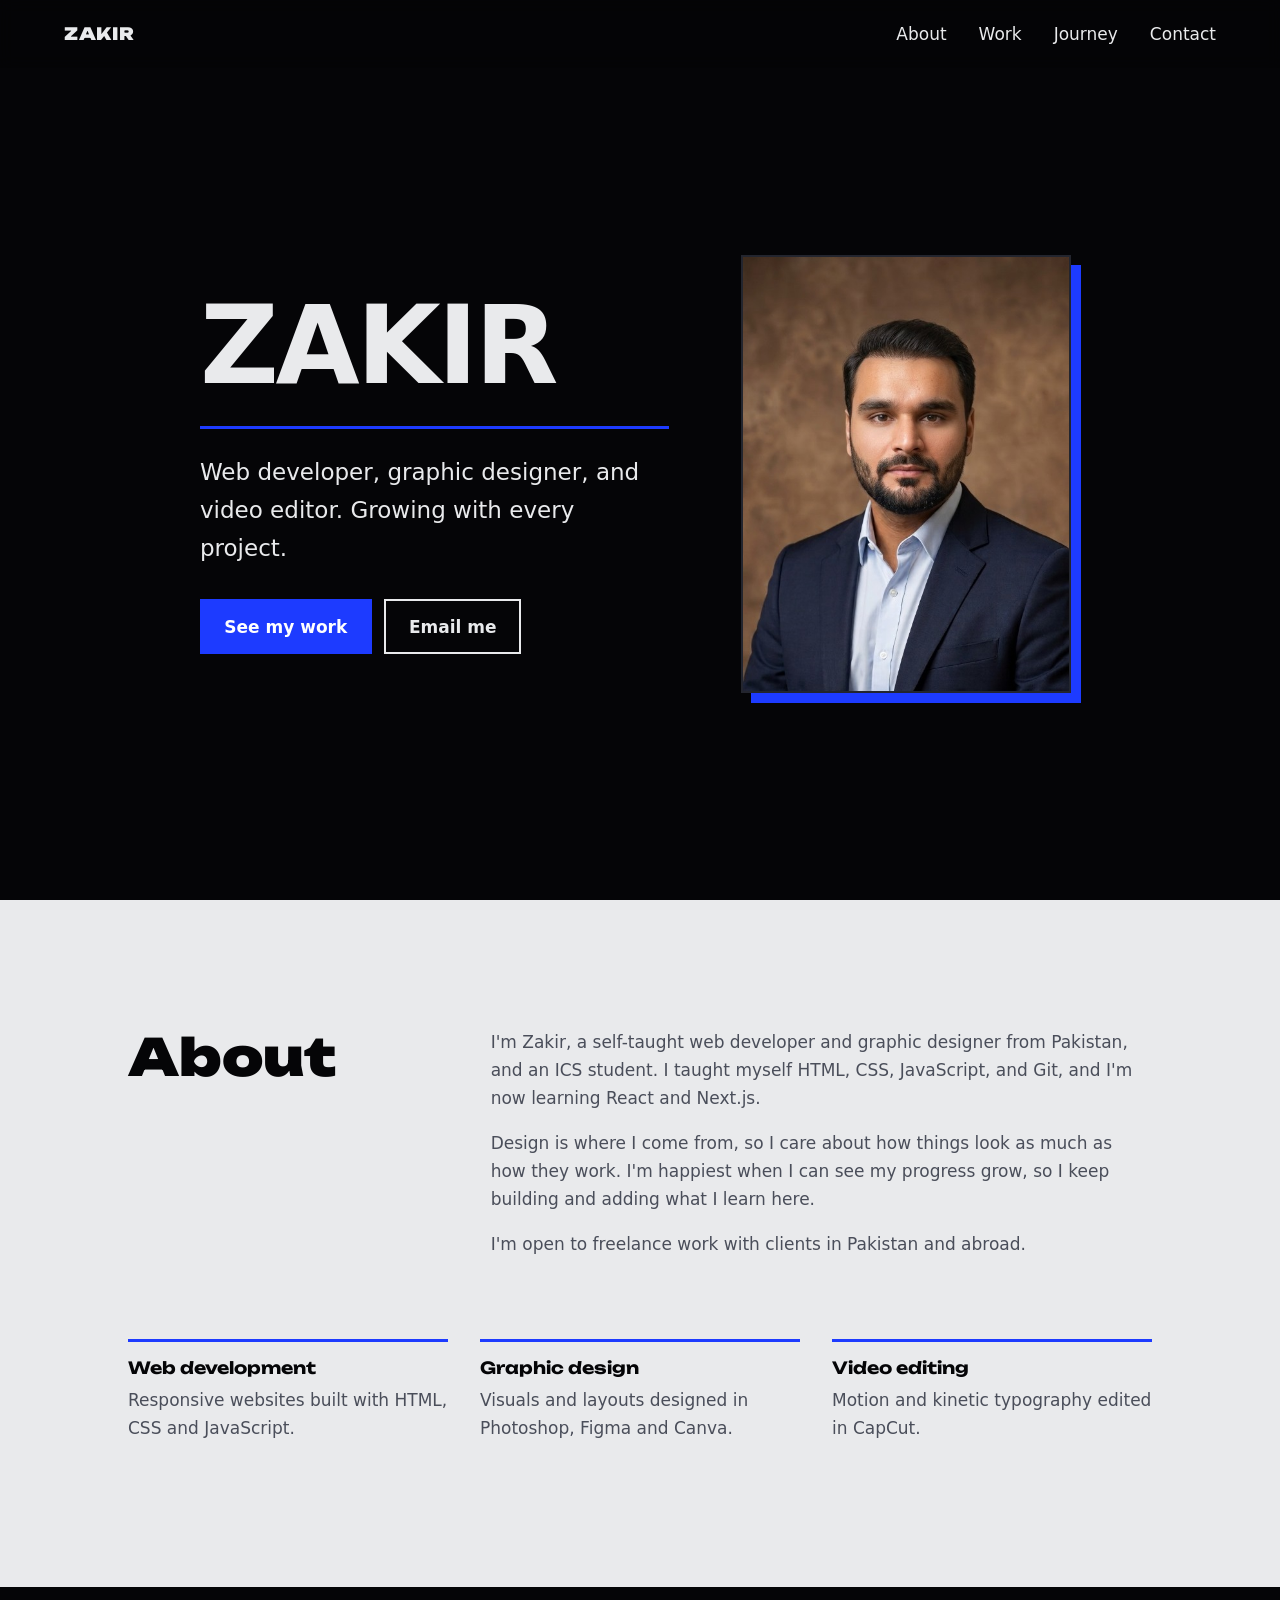
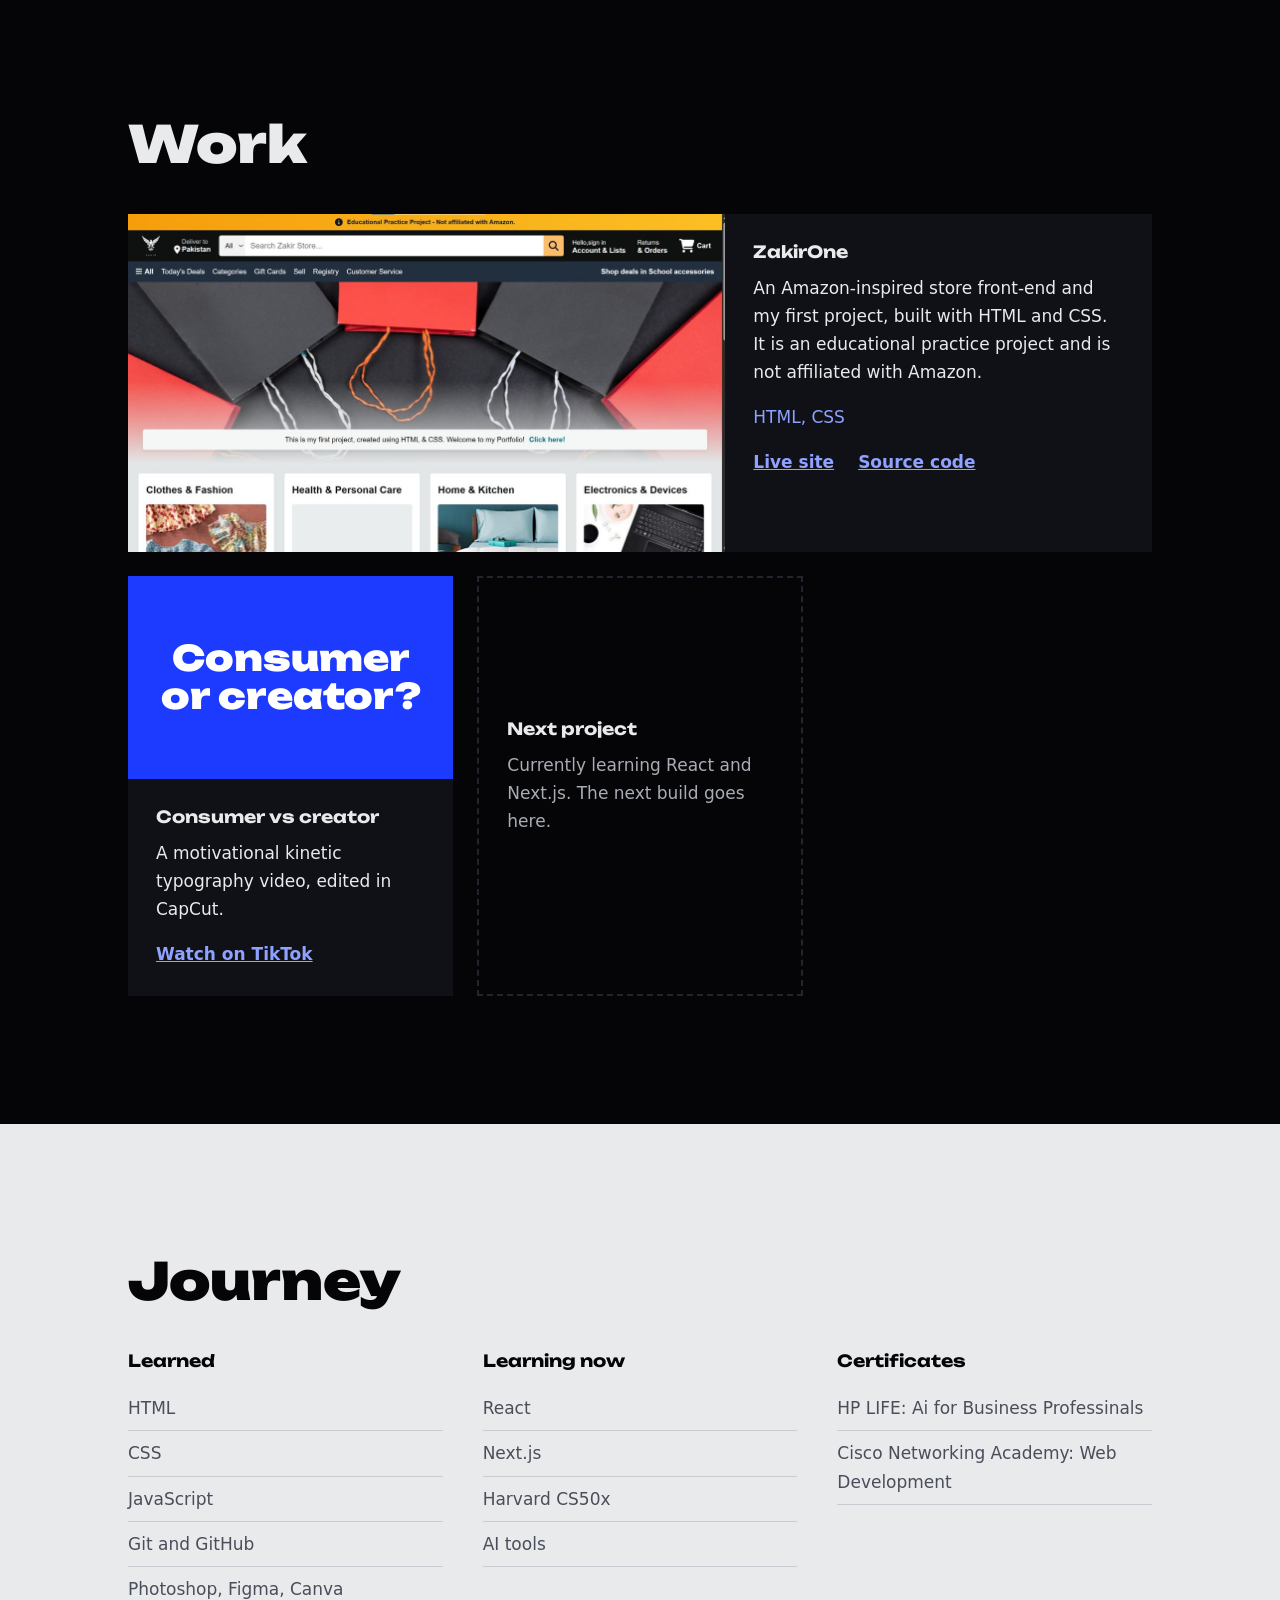
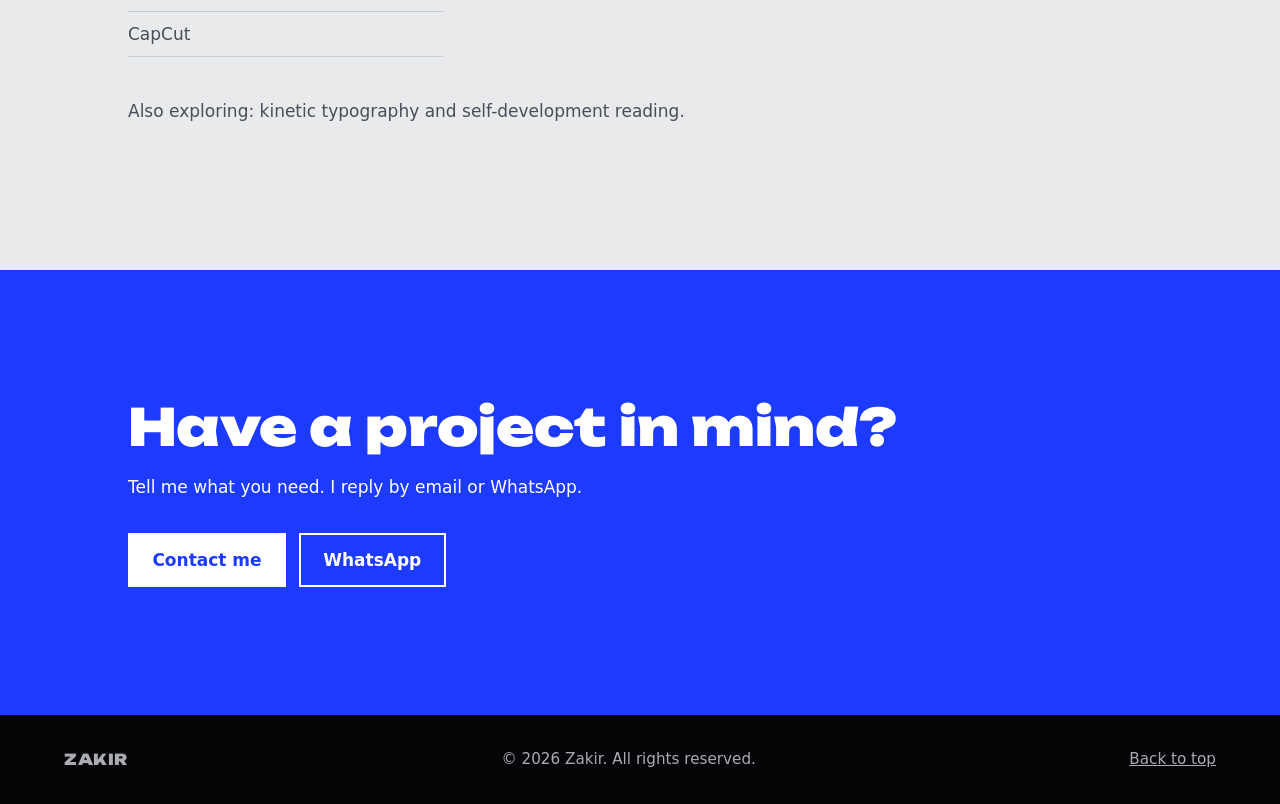
<file: index.html>
<!DOCTYPE html>
<html lang="en">
<head>
<meta charset="utf-8">
<meta name="viewport" content="width=device-width, initial-scale=1">
<title>Zakir | Web developer, graphic designer, video editor</title>
<meta name="description" content="Portfolio of Zakir, a self-taught web developer, graphic designer and video editor from Pakistan.">
<link rel="preload" href="assets/fonts/unbounded-900.woff2" as="font" type="font/woff2" crossorigin>
<link rel="stylesheet" href="style.css">
</head>
<body>

<header class="nav">
  <a class="logo" href="#top" aria-label="Zakir, back to top">ZAKIR</a>
  <button class="menu-btn" aria-expanded="false" aria-controls="menu">Menu</button>
  <nav id="menu" class="menu" aria-label="Main">
    <a href="#about">About</a>
    <a href="#work">Work</a>
    <a href="#journey">Journey</a>
    <a href="#contact">Contact</a>
  </nav>
</header>

<main id="top">

<section class="hero">
  <div class="wrap hero-wrap">
    <div class="hero-left">
      <h1 class="wordmark" aria-label="Zakir">
        <span aria-hidden="true" style="--i:0">Z</span><span aria-hidden="true" style="--i:1">A</span><span aria-hidden="true" style="--i:2">K</span><span aria-hidden="true" style="--i:3">I</span><span aria-hidden="true" style="--i:4">R</span>
      </h1>
      <div class="hero-line"></div>
      <p class="headline">Web developer, graphic designer, and video editor. Growing with every project.</p>
      <div class="actions">
        <a class="btn btn-blue" href="#work">See my work</a>
        <a class="btn btn-line" href="mailto:zaakirshah57@gmail.com">Email me</a>
      </div>
    </div>
    <div class="hero-right">
      <div class="hero-frame">
        <img src="assets/zakir.jpg" width="506" height="675" alt="Portrait of Zakir, web developer, graphic designer, and video editor" class="hero-image" fetchpriority="high">
      </div>
    </div>
  </div>
</section>

<section class="light" id="about">
  <div class="wrap two">
    <h2>About</h2>
    <div class="prose">
      <!-- EDIT: your intro text lives here -->
      <p>I'm Zakir, a self-taught web developer and graphic designer from Pakistan, and an ICS student. I taught myself HTML, CSS, JavaScript, and Git, and I'm now learning React and Next.js.</p>
      <p>Design is where I come from, so I care about how things look as much as how they work. I'm happiest when I can see my progress grow, so I keep building and adding what I learn here.</p>
      <p>I'm open to freelance work with clients in Pakistan and abroad.</p>
    </div>
  </div>
  <div class="wrap services">
    <div><h3>Web development</h3><p>Responsive websites built with HTML, CSS and JavaScript.</p></div>
    <div><h3>Graphic design</h3><p>Visuals and layouts designed in Photoshop, Figma and Canva.</p></div>
    <div><h3>Video editing</h3><p>Motion and kinetic typography edited in CapCut.</p></div>
  </div>
</section>

<section class="dark" id="work">
  <div class="wrap">
    <h2>Work</h2>
    <div class="work-grid">

      <!-- PROJECT CARD: copy this block to add a project -->
      <article class="project big">
        <img src="assets/zakirone.jpg" width="1200" height="679" loading="lazy" alt="Home page of ZakirOne, a store front-end with a search bar, category menu and product category cards">
        <div class="project-body">
          <h3>ZakirOne</h3>
          <p>An Amazon-inspired store front-end and my first project, built with HTML and CSS. It is an educational practice project and is not affiliated with Amazon.</p>
          <p class="tags">HTML, CSS</p>
          <p class="links"><a href="https://zakir-shah-tech.github.io/ZakirOne/">Live site</a><a href="https://github.com/zakir-shah-tech/ZakirOne">Source code</a></p>
        </div>
      </article>

      <article class="project">
        <!-- REPLACE the poster with a real frame: <img src="assets/video.jpg" alt="..."> -->
        <div class="poster" aria-hidden="true">Consumer<br>or creator?</div>
        <div class="project-body">
          <h3>Consumer vs creator</h3>
          <p>A motivational kinetic typography video, edited in CapCut.</p>
          <p class="links"><a href="https://www.tiktok.com/@zakirshah07/video/7675371631296154900">Watch on TikTok</a></p>
        </div>
      </article>

      <article class="project empty">
        <div class="project-body"><h3>Next project</h3><p>Currently learning React and Next.js. The next build goes here.</p></div>
      </article>

    </div>
  </div>
</section>

<section class="light" id="journey">
  <div class="wrap">
    <h2>Journey</h2>
    <div class="journey">
      <div>
        <h3>Learned</h3>
        <ul><li>HTML</li><li>CSS</li><li>JavaScript</li><li>Git and GitHub</li><li>Photoshop, Figma, Canva</li><li>CapCut</li></ul>
      </div>
      <div>
        <h3>Learning now</h3>
        <ul><li>React</li><li>Next.js</li><li>Harvard CS50x</li><li>AI tools</li></ul>
      </div>
      <div>
        <h3>Certificates</h3>
        <ul><li>HP LIFE: Ai for Business Professinals</li><li>Cisco Networking Academy: Web Development</li></ul>
      </div>
    </div>
    <p class="note">Also exploring: kinetic typography and self-development reading.</p>
  </div>
</section>

<section class="blue" id="contact">
  <div class="wrap">
    <h2>Have a project in mind?</h2>
    <p>Tell me what you need. I reply by email or WhatsApp.</p>
    <div class="actions">
      <a class="btn btn-white" href="mailto:zaakirshah57@gmail.com">Contact me</a>
      <a class="btn btn-line" href="https://wa.me/923375317911">WhatsApp</a>
    </div>
  </div>
</section>

</main>

<footer class="footer">
  <span class="logo">ZAKIR</span>
  <span>&copy; 2026 Zakir. All rights reserved.</span>
  <a href="#top">Back to top</a>
</footer>

<script src="script.js" defer></script>
</body>
</html>
</file>
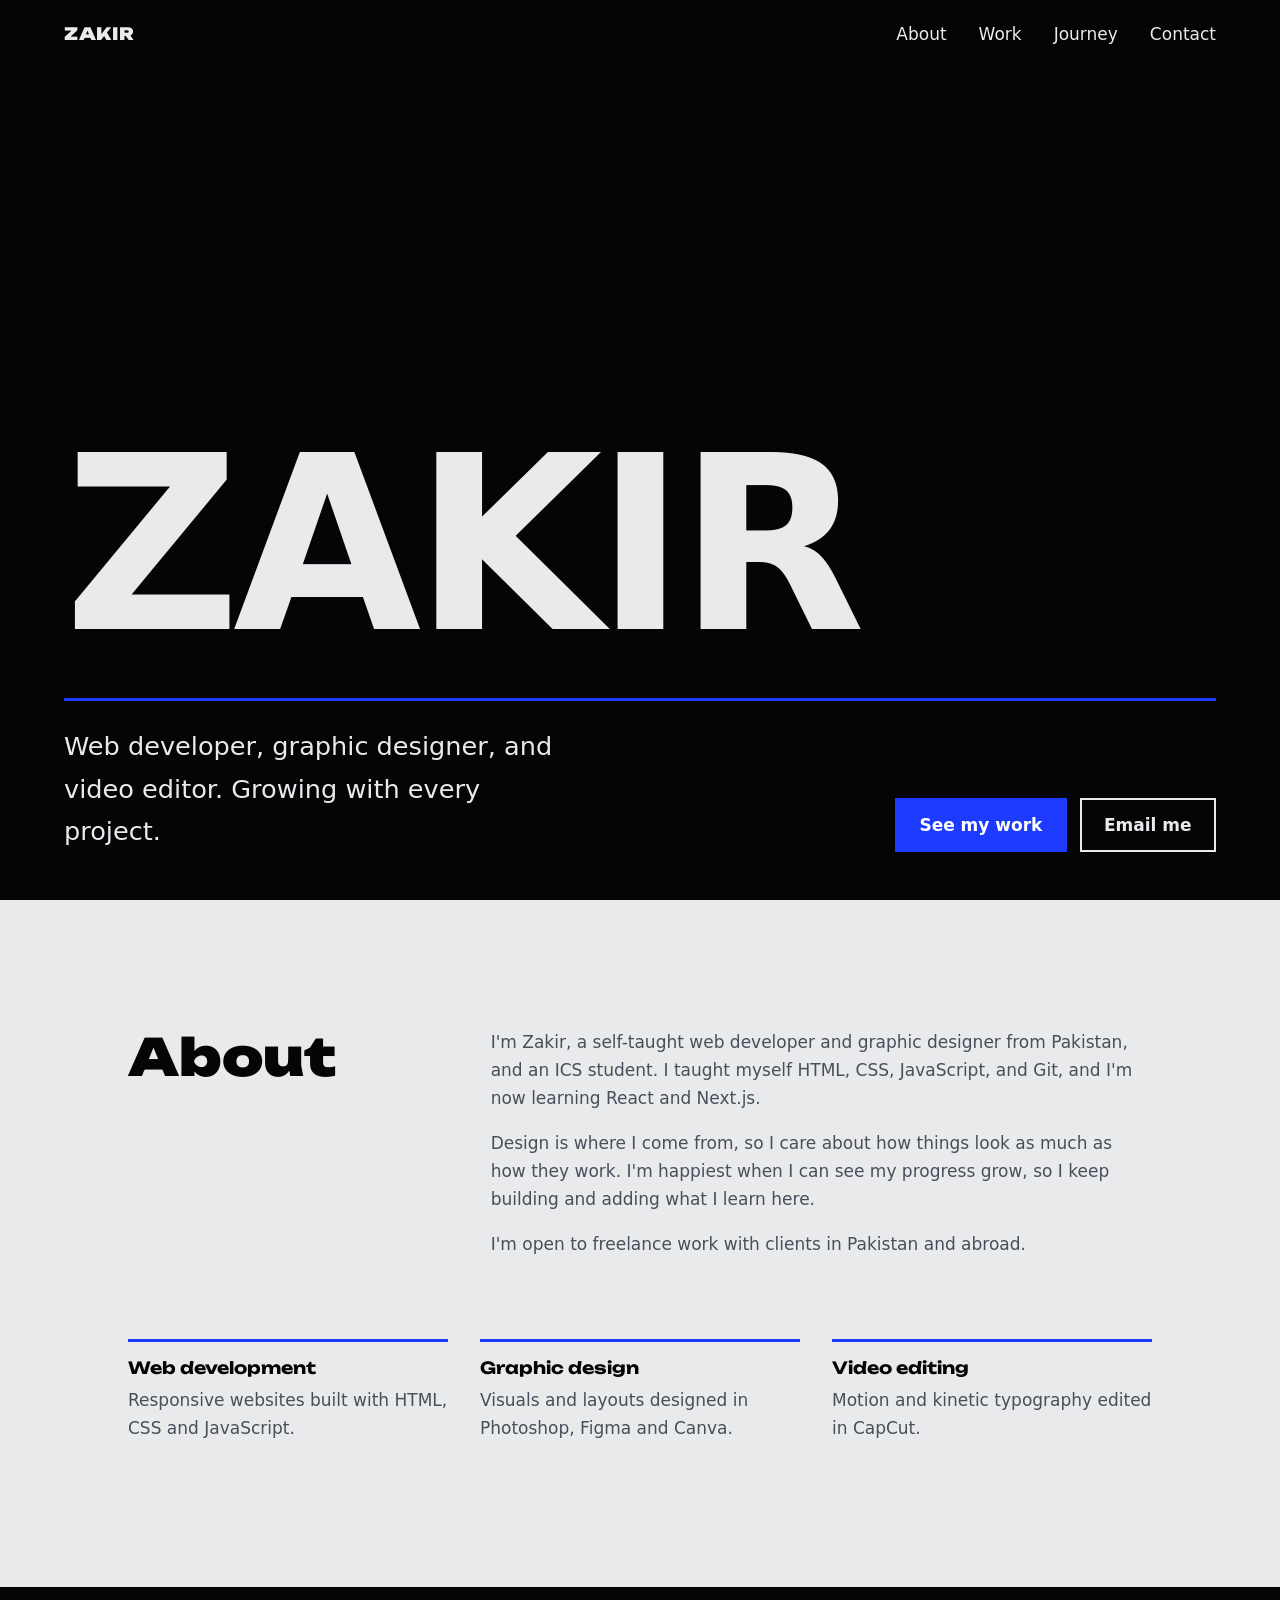
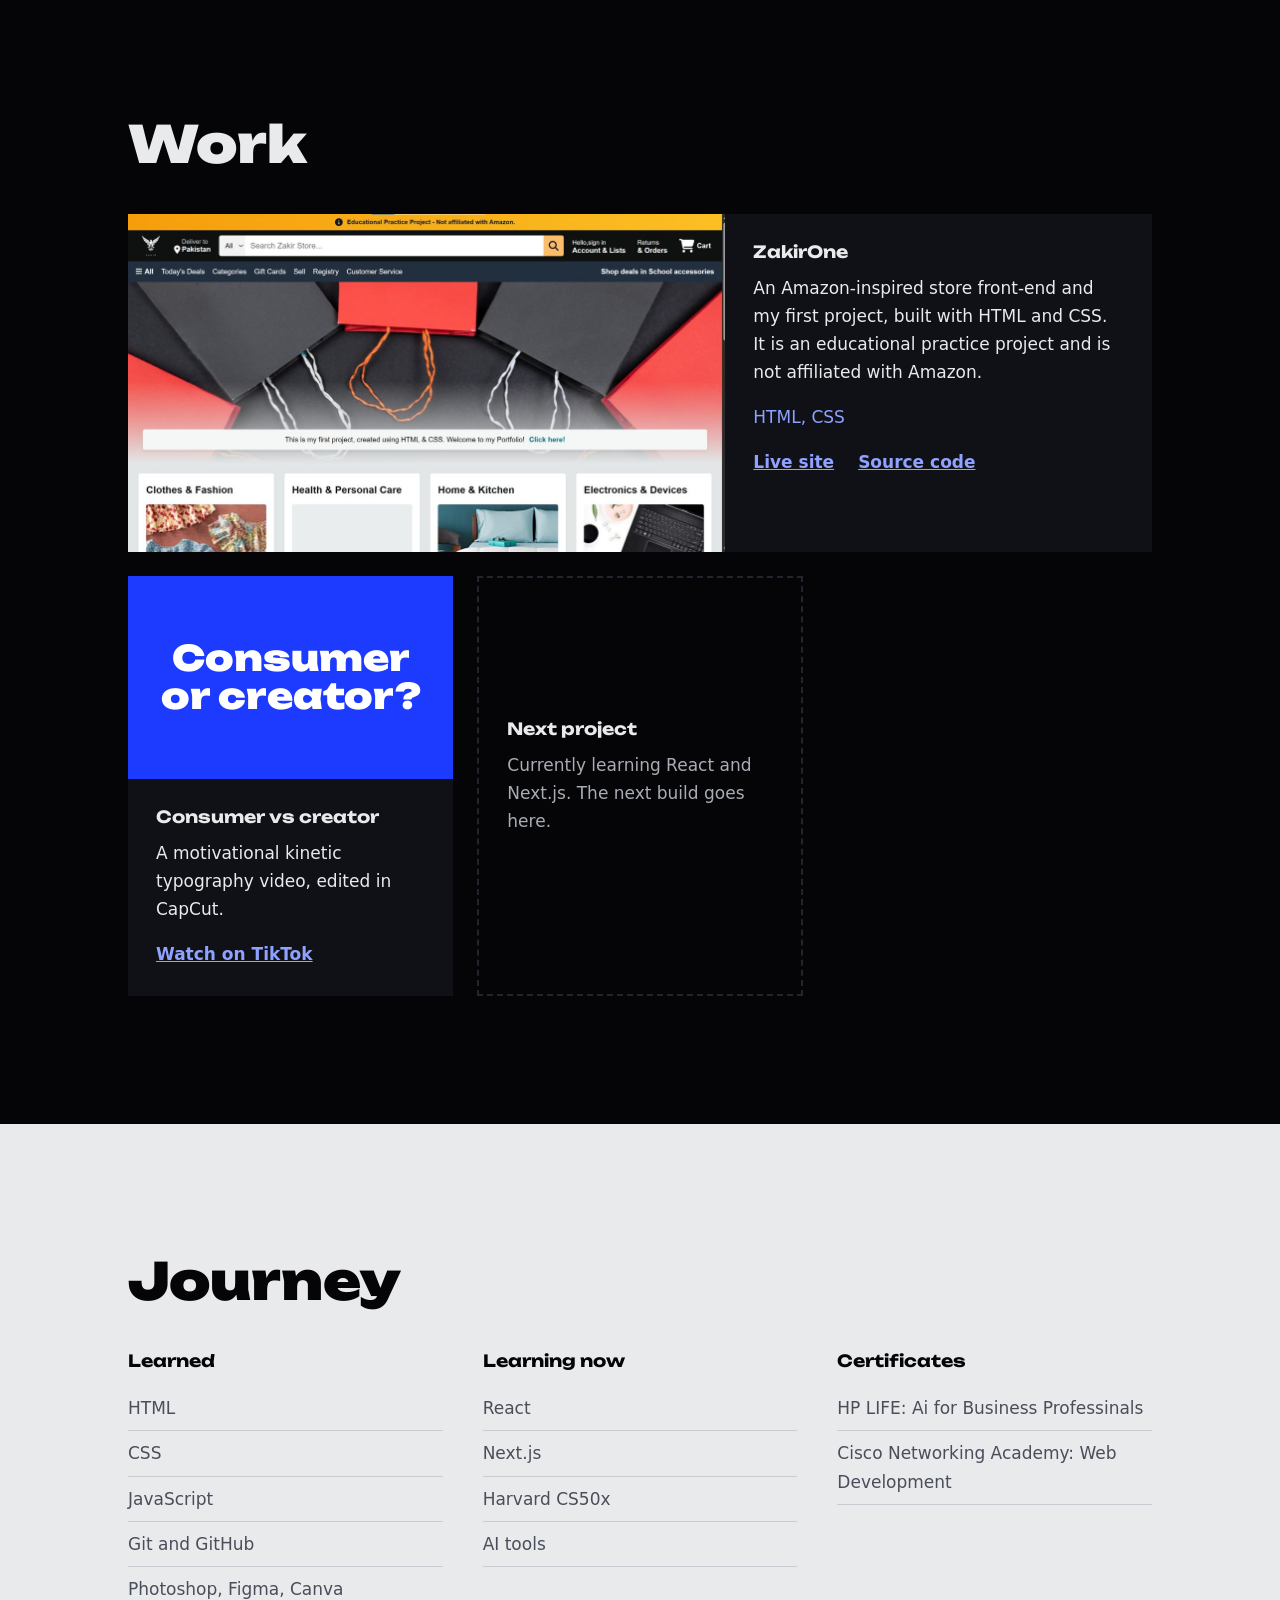
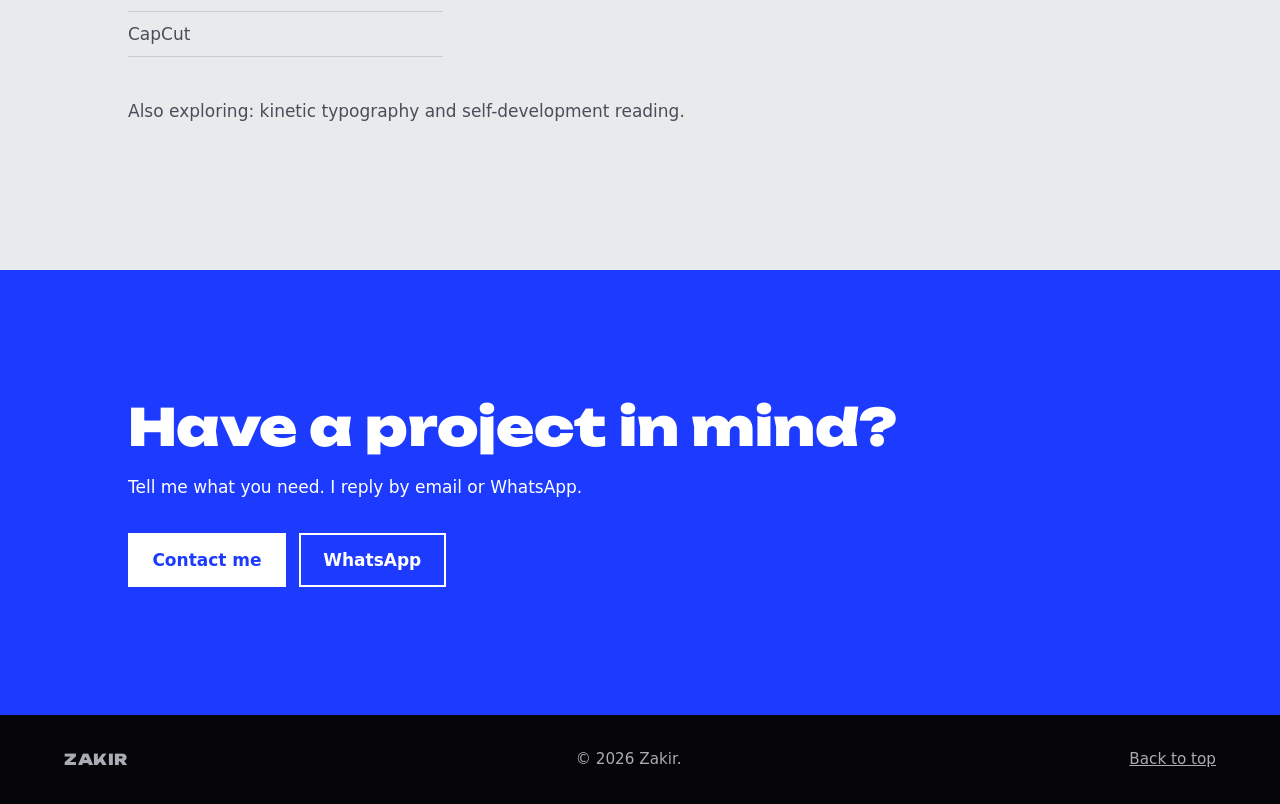
<file: zakir-portfolio/index.html>
<!DOCTYPE html>
<html lang="en">
<head>
<meta charset="utf-8">
<meta name="viewport" content="width=device-width, initial-scale=1">
<title>Zakir | Web developer, graphic designer, video editor</title>
<meta name="description" content="Portfolio of Zakir, a self-taught web developer, graphic designer and video editor from Pakistan.">
<link rel="preload" href="assets/fonts/unbounded-900.woff2" as="font" type="font/woff2" crossorigin>
<link rel="stylesheet" href="style.css">
</head>
<body>

<header class="nav">
  <a class="logo" href="#top" aria-label="Zakir, back to top">ZAKIR</a>
  <button class="menu-btn" aria-expanded="false" aria-controls="menu">Menu</button>
  <nav id="menu" class="menu" aria-label="Main">
    <a href="#about">About</a>
    <a href="#work">Work</a>
    <a href="#journey">Journey</a>
    <a href="#contact">Contact</a>
  </nav>
</header>

<main id="top">

<section class="hero">
  <h1 class="wordmark" aria-label="Zakir">
    <span aria-hidden="true" style="--i:0">Z</span><span aria-hidden="true" style="--i:1">A</span><span aria-hidden="true" style="--i:2">K</span><span aria-hidden="true" style="--i:3">I</span><span aria-hidden="true" style="--i:4">R</span>
  </h1>
  <div class="hero-line"></div>
  <div class="hero-row">
    <p class="headline">Web developer, graphic designer, and video editor. Growing with every project.</p>
    <div class="actions">
      <a class="btn btn-blue" href="#work">See my work</a>
      <a class="btn btn-line" href="mailto:zaakirshah57@gmail.com">Email me</a>
    </div>
  </div>
</section>

<section class="light" id="about">
  <div class="wrap two">
    <h2>About</h2>
    <div class="prose">
      <!-- EDIT: your intro text lives here -->
      <p>I'm Zakir, a self-taught web developer and graphic designer from Pakistan, and an ICS student. I taught myself HTML, CSS, JavaScript, and Git, and I'm now learning React and Next.js.</p>
      <p>Design is where I come from, so I care about how things look as much as how they work. I'm happiest when I can see my progress grow, so I keep building and adding what I learn here.</p>
      <p>I'm open to freelance work with clients in Pakistan and abroad.</p>
    </div>
  </div>
  <div class="wrap services">
    <div><h3>Web development</h3><p>Responsive websites built with HTML, CSS and JavaScript.</p></div>
    <div><h3>Graphic design</h3><p>Visuals and layouts designed in Photoshop, Figma and Canva.</p></div>
    <div><h3>Video editing</h3><p>Motion and kinetic typography edited in CapCut.</p></div>
  </div>
</section>

<section class="dark" id="work">
  <div class="wrap">
    <h2>Work</h2>
    <div class="work-grid">

      <!-- PROJECT CARD: copy this block to add a project -->
      <article class="project big">
        <img src="assets/zakirone.jpg" width="1200" height="679" loading="lazy" alt="Home page of ZakirOne, a store front-end with a search bar, category menu and product category cards">
        <div class="project-body">
          <h3>ZakirOne</h3>
          <p>An Amazon-inspired store front-end and my first project, built with HTML and CSS. It is an educational practice project and is not affiliated with Amazon.</p>
          <p class="tags">HTML, CSS</p>
          <p class="links"><a href="https://zakir-shah-tech.github.io/ZakirOne/">Live site</a><a href="https://github.com/zakir-shah-tech/ZakirOne">Source code</a></p>
        </div>
      </article>

      <article class="project">
        <!-- REPLACE the poster with a real frame: <img src="assets/video.jpg" alt="..."> -->
        <div class="poster" aria-hidden="true">Consumer<br>or creator?</div>
        <div class="project-body">
          <h3>Consumer vs creator</h3>
          <p>A motivational kinetic typography video, edited in CapCut.</p>
          <p class="links"><a href="https://www.tiktok.com/@zakirshah07/video/7675371631296154900">Watch on TikTok</a></p>
        </div>
      </article>

      <article class="project empty">
        <div class="project-body"><h3>Next project</h3><p>Currently learning React and Next.js. The next build goes here.</p></div>
      </article>

    </div>
  </div>
</section>

<section class="light" id="journey">
  <div class="wrap">
    <h2>Journey</h2>
    <div class="journey">
      <div>
        <h3>Learned</h3>
        <ul><li>HTML</li><li>CSS</li><li>JavaScript</li><li>Git and GitHub</li><li>Photoshop, Figma, Canva</li><li>CapCut</li></ul>
      </div>
      <div>
        <h3>Learning now</h3>
        <ul><li>React</li><li>Next.js</li><li>Harvard CS50x</li><li>AI tools</li></ul>
      </div>
      <div>
        <h3>Certificates</h3>
        <ul><li>HP LIFE: Ai for Business Professinals</li><li>Cisco Networking Academy: Web Development</li></ul>
      </div>
    </div>
    <p class="note">Also exploring: kinetic typography and self-development reading.</p>
  </div>
</section>

<section class="blue" id="contact">
  <div class="wrap">
    <h2>Have a project in mind?</h2>
    <p>Tell me what you need. I reply by email or WhatsApp.</p>
    <div class="actions">
      <a class="btn btn-white" href="mailto:zaakirshah57@gmail.com">Contact me</a>
      <a class="btn btn-line" href="https://wa.me/923375317911">WhatsApp</a>
    </div>
  </div>
</section>

</main>

<footer class="footer">
  <span class="logo">ZAKIR</span>
  <span>&copy; 2026 Zakir.</span>
  <a href="#top">Back to top</a>
</footer>

<script src="script.js" defer></script>
</body>
</html>
</file>
<file: style.css>
/* ZAKIR portfolio. Edit colours in :root, text in index.html. */
@font-face{font-family:"Unbounded";src:url(assets/fonts/unbounded-700.woff2) format("woff2");font-weight:700;font-display:swap}
@font-face{font-family:"Unbounded";src:url(assets/fonts/unbounded-900.woff2) format("woff2");font-weight:900;font-display:swap}

/* 1. Colour and type tokens */
:root{
  --black:#050507; --surface:#101117; --line:#23252e;
  --gray:#E9EAEC; --gray-text:#4A4E5A; --muted:#A9ACB5;
  --blue:#1D3BFF; --blue-soft:#8FA2FF;
  --display:"Unbounded","Segoe UI",system-ui,sans-serif;
  --body:"Segoe UI",system-ui,sans-serif;
  --pad:clamp(1.25rem,5vw,4rem);
}

/* 2. Base */
*{box-sizing:border-box}
html{scroll-behavior:smooth;scroll-padding-top:5rem}
body{margin:0;background:var(--black);color:var(--gray);font:1.0625rem/1.65 var(--body);overflow-x:hidden}
a{color:inherit}
h2,h3{font-family:var(--display);line-height:1.15;margin:0}
h2{font-size:clamp(1.8rem,5vw,3.2rem);font-weight:900}
h3{font-size:1.05rem;font-weight:700}
p{margin:0 0 1em;max-width:62ch}
:focus-visible{outline:3px solid var(--blue-soft);outline-offset:3px}
.wrap{max-width:72rem;margin:0 auto;padding:0 var(--pad)}
section{padding:clamp(4rem,10vw,8rem) 0}

/* 3. Navigation */
.nav{position:fixed;inset:0 0 auto;z-index:10;display:flex;justify-content:space-between;align-items:center;padding:1rem var(--pad);background:rgba(5,5,7,.85);backdrop-filter:blur(8px)}
.logo{font-family:var(--display);font-weight:900;letter-spacing:.04em;text-decoration:none}
.menu{display:flex;gap:2rem}
.menu a{text-decoration:none;position:relative;padding:.25rem 0}
.menu a::after{content:"";position:absolute;left:0;bottom:0;height:2px;width:100%;background:var(--blue-soft);transform:scaleX(0);transform-origin:left;transition:transform .3s}
.menu a:hover::after,.menu a:focus-visible::after{transform:scaleX(1)}
.menu-btn{display:none;background:none;border:1px solid var(--line);color:inherit;font:inherit;padding:.6rem 1rem;min-height:44px;cursor:pointer}

/* 4. Hero */
.hero{min-height:100svh;display:flex;align-items:center;padding:6rem 0 3rem}
.hero-wrap{display:grid;grid-template-columns:1.35fr 1fr;gap:clamp(2rem,5vw,4.5rem);align-items:center}
.hero-left{display:flex;flex-direction:column}
.wordmark{margin:0;font-weight:900;font-size:clamp(3.4rem,8.5vw,7.5rem);letter-spacing:-.03em;line-height:.95;display:flex;overflow:hidden;padding-bottom:.08em}
.wordmark span{display:inline-block;animation:rise 1s cubic-bezier(.2,.8,.2,1) both;animation-delay:calc(var(--i)*.09s + .1s)}
.hero-line{height:3px;background:var(--blue);margin:1.25rem 0 1.5rem;transform-origin:left;animation:draw 1.2s .7s cubic-bezier(.2,.8,.2,1) both}
.headline{font-size:clamp(1.1rem,1.8vw,1.45rem);max-width:32ch;margin:0 0 2rem}
.hero-right{display:flex;justify-content:center;align-items:center}
.hero-frame{position:relative;width:clamp(230px,26vw,330px);max-width:100%;border:2px solid var(--line);box-shadow:10px 10px 0 var(--blue);animation:fade-up 1.2s .5s cubic-bezier(.2,.8,.2,1) both;transition:transform .3s ease,box-shadow .3s ease}
.hero-frame:hover{transform:translate(-3px,-3px);box-shadow:14px 14px 0 var(--blue)}
.hero-image{width:100%;height:auto;aspect-ratio:3/4;object-fit:cover;display:block}

/* 5. Buttons */
.actions{display:flex;flex-wrap:wrap;gap:.8rem}
.btn{display:inline-flex;align-items:center;min-height:48px;padding:.7rem 1.4rem;text-decoration:none;font-weight:600;border:2px solid transparent;transition:background .25s,color .25s,transform .25s}
.btn:hover{transform:translateY(-2px)}
.btn-blue{background:var(--blue);color:#fff}.btn-blue:hover{background:#fff;color:var(--blue)}
.btn-line{border-color:currentColor}.btn-line:hover{background:var(--gray);color:var(--black)}
.btn-white{background:#fff;color:var(--blue)}.btn-white:hover{background:var(--black);color:#fff}

/* 6. Light sections (whitish gray) */
.light{background:var(--gray);color:var(--black)}
.light p,.light li{color:var(--gray-text)}
.two{display:grid;grid-template-columns:1fr 2fr;gap:2rem}
.services{display:grid;grid-template-columns:repeat(auto-fit,minmax(14rem,1fr));gap:2rem;margin-top:4rem}
.services>div{border-top:3px solid var(--blue);padding-top:1rem}
.services h3{margin-bottom:.5rem}

/* 7. Work */
.dark h2{margin-bottom:2.5rem}
.work-grid{display:grid;grid-template-columns:repeat(auto-fit,minmax(18rem,1fr));gap:1.5rem}
.project{background:var(--surface);display:flex;flex-direction:column;transition:transform .35s,box-shadow .35s}
.project:hover{transform:translateY(-6px);box-shadow:0 0 0 2px var(--blue)}
.big{grid-column:1/-1;display:grid;grid-template-columns:1.4fr 1fr}
.project img{width:100%;height:100%;object-fit:cover;display:block}
.project-body{padding:1.75rem}
.project-body h3{margin-bottom:.8rem}
.tags{color:var(--blue-soft)}
.links{display:flex;gap:1.5rem;margin:0}
.links a{color:var(--blue-soft);font-weight:600}
.poster{aspect-ratio:16/10;background:var(--blue);display:grid;place-items:center;text-align:center;font:900 clamp(1.4rem,4vw,2.2rem)/1.1 var(--display);color:#fff}
.empty{background:none;border:2px dashed var(--line);justify-content:center}
.empty:hover{transform:none;box-shadow:none}
.empty p{color:var(--muted)}

/* 8. Journey */
.journey{display:grid;grid-template-columns:repeat(auto-fit,minmax(14rem,1fr));gap:2.5rem;margin-top:2.5rem}
.journey h3{margin-bottom:1rem}
.journey ul{list-style:none;margin:0;padding:0}
.journey li{padding:.5rem 0;border-bottom:1px solid #c9ccd2}
.note{margin-top:2.5rem}

/* 9. Contact and footer */
.blue{background:var(--blue);color:#fff}
.blue h2{margin-bottom:1rem}
.blue p{margin-bottom:2rem}
.footer{display:flex;flex-wrap:wrap;gap:1rem 2rem;justify-content:space-between;padding:2rem var(--pad);color:var(--muted);font-size:.95rem}

/* 10. Motion */
@keyframes rise{from{transform:translateY(105%)}to{transform:none}}
@keyframes draw{from{transform:scaleX(0)}to{transform:none}}
@keyframes fade-up{from{opacity:0;transform:translateY(20px)}to{opacity:1;transform:none}}
@media (prefers-reduced-motion:reduce){*,*::before,*::after{animation:none!important;transition:none!important;scroll-behavior:auto!important}}

/* 11. Small screens */
@media (max-width:760px){
  .menu-btn{display:block}
  .menu{display:none;position:absolute;inset:100% 0 auto;flex-direction:column;gap:0;background:var(--black);padding:.5rem var(--pad) 1rem}
  .menu.open{display:flex}
  .menu a{padding:.9rem 0;border-bottom:1px solid var(--line)}
  .two,.big{grid-template-columns:1fr}
  .hero{min-height:auto;padding:6.5rem 0 4rem}
  .hero-wrap{grid-template-columns:1fr;gap:2.5rem}
  .hero-right{justify-content:flex-start}
  .hero-frame{width:min(260px,75vw);box-shadow:7px 7px 0 var(--blue)}
}
</file>
<file: zakir-portfolio/style.css>
/* ZAKIR portfolio. Edit colours in :root, text in index.html. */
@font-face{font-family:"Unbounded";src:url(assets/fonts/unbounded-700.woff2) format("woff2");font-weight:700;font-display:swap}
@font-face{font-family:"Unbounded";src:url(assets/fonts/unbounded-900.woff2) format("woff2");font-weight:900;font-display:swap}

/* 1. Colour and type tokens */
:root{
  --black:#050507; --surface:#101117; --line:#23252e;
  --gray:#E9EAEC; --gray-text:#4A4E5A; --muted:#A9ACB5;
  --blue:#1D3BFF; --blue-soft:#8FA2FF;
  --display:"Unbounded","Segoe UI",system-ui,sans-serif;
  --body:"Segoe UI",system-ui,sans-serif;
  --pad:clamp(1.25rem,5vw,4rem);
}

/* 2. Base */
*{box-sizing:border-box}
html{scroll-behavior:smooth;scroll-padding-top:5rem}
body{margin:0;background:var(--black);color:var(--gray);font:1.0625rem/1.65 var(--body);overflow-x:hidden}
a{color:inherit}
h2,h3{font-family:var(--display);line-height:1.15;margin:0}
h2{font-size:clamp(1.8rem,5vw,3.2rem);font-weight:900}
h3{font-size:1.05rem;font-weight:700}
p{margin:0 0 1em;max-width:62ch}
:focus-visible{outline:3px solid var(--blue-soft);outline-offset:3px}
.wrap{max-width:72rem;margin:0 auto;padding:0 var(--pad)}
section{padding:clamp(4rem,10vw,8rem) 0}

/* 3. Navigation */
.nav{position:fixed;inset:0 0 auto;z-index:10;display:flex;justify-content:space-between;align-items:center;padding:1rem var(--pad);background:rgba(5,5,7,.85);backdrop-filter:blur(8px)}
.logo{font-family:var(--display);font-weight:900;letter-spacing:.04em;text-decoration:none}
.menu{display:flex;gap:2rem}
.menu a{text-decoration:none;position:relative;padding:.25rem 0}
.menu a::after{content:"";position:absolute;left:0;bottom:0;height:2px;width:100%;background:var(--blue-soft);transform:scaleX(0);transform-origin:left;transition:transform .3s}
.menu a:hover::after,.menu a:focus-visible::after{transform:scaleX(1)}
.menu-btn{display:none;background:none;border:1px solid var(--line);color:inherit;font:inherit;padding:.6rem 1rem;min-height:44px;cursor:pointer}

/* 4. Hero: the one memorable element is the ZAKIR wordmark */
.hero{min-height:100svh;display:flex;flex-direction:column;justify-content:flex-end;padding:7rem var(--pad) 3rem}
.wordmark{margin:0;font-weight:900;font-size:clamp(3.6rem,19vw,17rem);letter-spacing:-.03em;line-height:.9;display:flex;overflow:hidden;padding-bottom:.08em}
.wordmark span{display:inline-block;animation:rise 1s cubic-bezier(.2,.8,.2,1) both;animation-delay:calc(var(--i)*.09s + .1s)}
.hero-line{height:3px;background:var(--blue);margin:1.5rem 0;transform-origin:left;animation:draw 1.2s .7s cubic-bezier(.2,.8,.2,1) both}
.hero-row{display:flex;flex-wrap:wrap;gap:2rem;justify-content:space-between;align-items:end}
.headline{font-size:clamp(1.15rem,2.4vw,1.6rem);max-width:30ch;margin:0}

/* 5. Buttons */
.actions{display:flex;flex-wrap:wrap;gap:.8rem}
.btn{display:inline-flex;align-items:center;min-height:48px;padding:.7rem 1.4rem;text-decoration:none;font-weight:600;border:2px solid transparent;transition:background .25s,color .25s,transform .25s}
.btn:hover{transform:translateY(-2px)}
.btn-blue{background:var(--blue);color:#fff}.btn-blue:hover{background:#fff;color:var(--blue)}
.btn-line{border-color:currentColor}.btn-line:hover{background:var(--gray);color:var(--black)}
.btn-white{background:#fff;color:var(--blue)}.btn-white:hover{background:var(--black);color:#fff}

/* 6. Light sections (whitish gray) */
.light{background:var(--gray);color:var(--black)}
.light p,.light li{color:var(--gray-text)}
.two{display:grid;grid-template-columns:1fr 2fr;gap:2rem}
.services{display:grid;grid-template-columns:repeat(auto-fit,minmax(14rem,1fr));gap:2rem;margin-top:4rem}
.services>div{border-top:3px solid var(--blue);padding-top:1rem}
.services h3{margin-bottom:.5rem}

/* 7. Work */
.dark h2{margin-bottom:2.5rem}
.work-grid{display:grid;grid-template-columns:repeat(auto-fit,minmax(18rem,1fr));gap:1.5rem}
.project{background:var(--surface);display:flex;flex-direction:column;transition:transform .35s,box-shadow .35s}
.project:hover{transform:translateY(-6px);box-shadow:0 0 0 2px var(--blue)}
.big{grid-column:1/-1;display:grid;grid-template-columns:1.4fr 1fr}
.project img{width:100%;height:100%;object-fit:cover;display:block}
.project-body{padding:1.75rem}
.project-body h3{margin-bottom:.8rem}
.tags{color:var(--blue-soft)}
.links{display:flex;gap:1.5rem;margin:0}
.links a{color:var(--blue-soft);font-weight:600}
.poster{aspect-ratio:16/10;background:var(--blue);display:grid;place-items:center;text-align:center;font:900 clamp(1.4rem,4vw,2.2rem)/1.1 var(--display);color:#fff}
.empty{background:none;border:2px dashed var(--line);justify-content:center}
.empty:hover{transform:none;box-shadow:none}
.empty p{color:var(--muted)}

/* 8. Journey */
.journey{display:grid;grid-template-columns:repeat(auto-fit,minmax(14rem,1fr));gap:2.5rem;margin-top:2.5rem}
.journey h3{margin-bottom:1rem}
.journey ul{list-style:none;margin:0;padding:0}
.journey li{padding:.5rem 0;border-bottom:1px solid #c9ccd2}
.note{margin-top:2.5rem}

/* 9. Contact and footer */
.blue{background:var(--blue);color:#fff}
.blue h2{margin-bottom:1rem}
.blue p{margin-bottom:2rem}
.footer{display:flex;flex-wrap:wrap;gap:1rem 2rem;justify-content:space-between;padding:2rem var(--pad);color:var(--muted);font-size:.95rem}

/* 10. Motion */
@keyframes rise{from{transform:translateY(105%)}to{transform:none}}
@keyframes draw{from{transform:scaleX(0)}to{transform:none}}
@media (prefers-reduced-motion:reduce){*,*::before,*::after{animation:none!important;transition:none!important;scroll-behavior:auto!important}}

/* 11. Small screens */
@media (max-width:760px){
  .menu-btn{display:block}
  .menu{display:none;position:absolute;inset:100% 0 auto;flex-direction:column;gap:0;background:var(--black);padding:.5rem var(--pad) 1rem}
  .menu.open{display:flex}
  .menu a{padding:.9rem 0;border-bottom:1px solid var(--line)}
  .two,.big{grid-template-columns:1fr}
}
</file>
